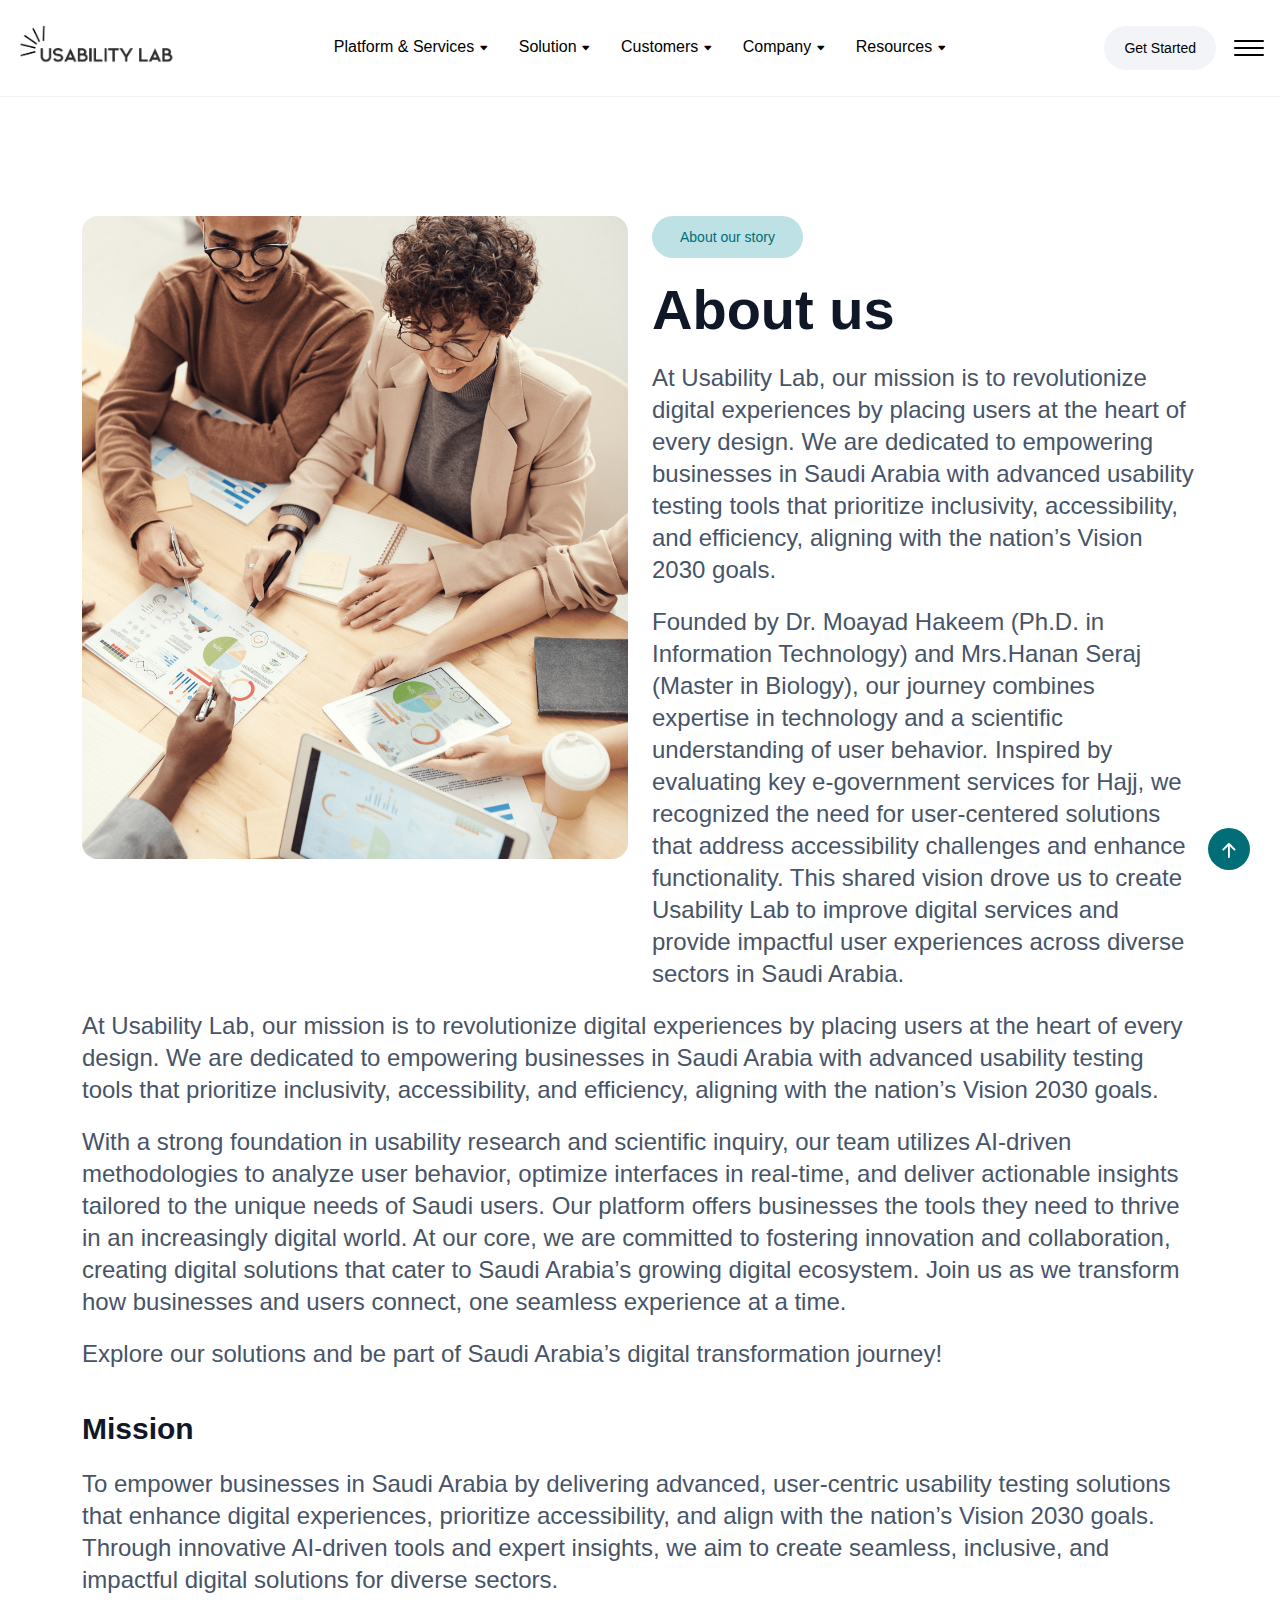
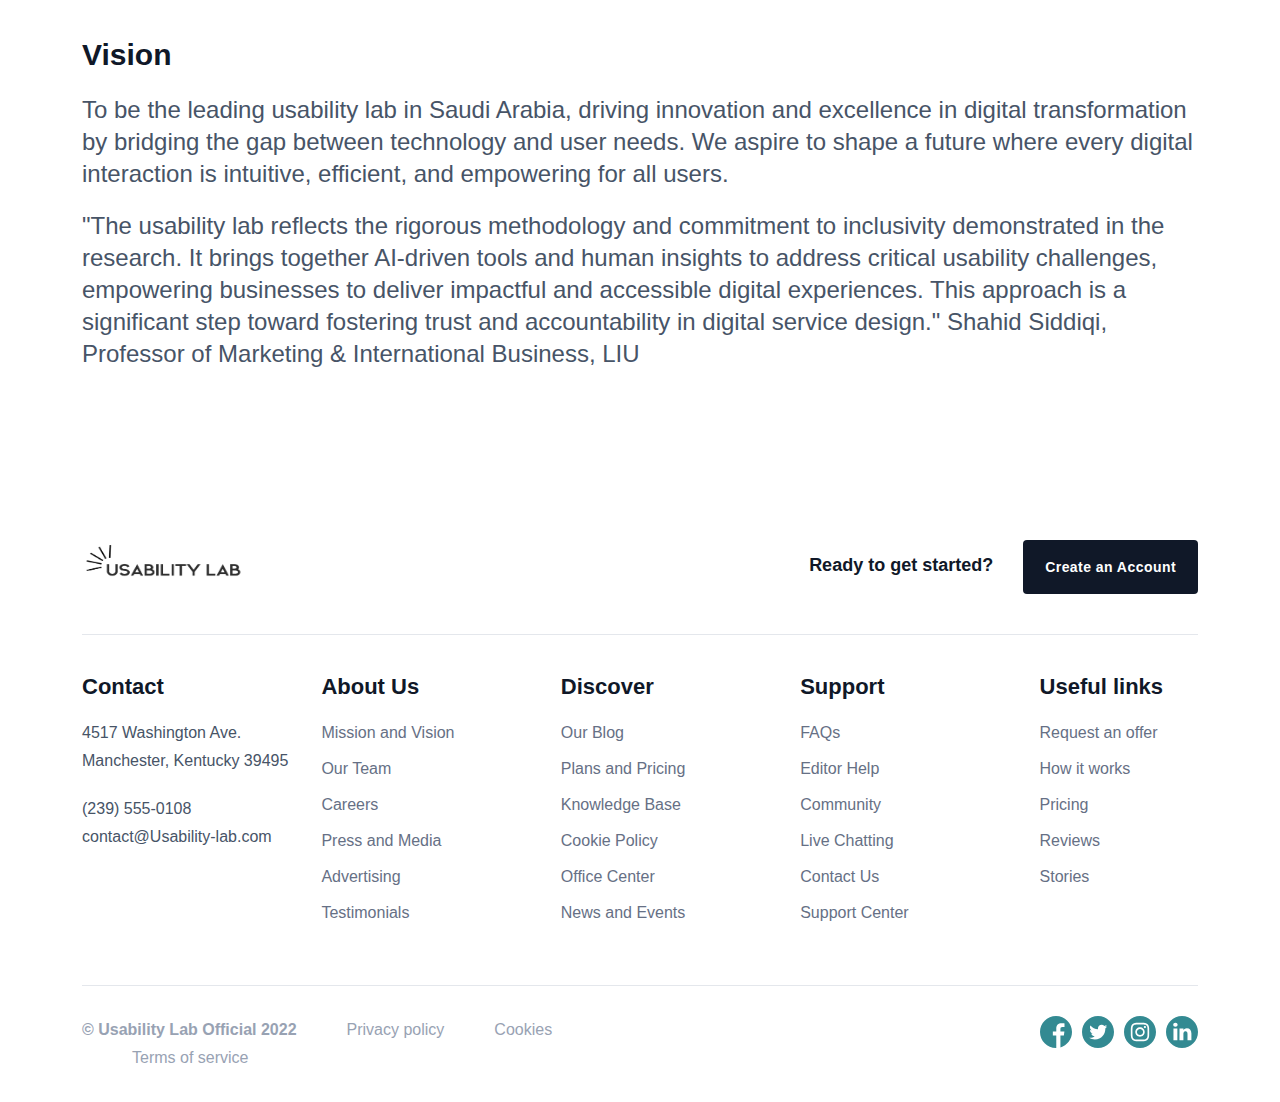
<file: about.html>
<!DOCTYPE html>
<!-- saved from url=(0038)https://Usability-lab-nextjs.vercel.app/index-8 -->
<html style="">

<head>
  <meta http-equiv="Content-Type" content="text/html; charset=UTF-8" />
  <meta name="viewport" content="width=device-width" />
  <meta name="next-head-count" content="2" />
  <link rel="stylesheet" href="./styles/main.css" />
  <link rel="stylesheet" href="./styles/global.css" />
  <link rel="stylesheet" href="./styles/header.css" />
  <link rel="stylesheet" href="./styles/loader.css" />

  <!-- swiper js  -->
  <link rel="stylesheet" href="https://cdn.jsdelivr.net/npm/swiper@11/swiper-bundle.min.css" />

  <!-- bootstrap icons  -->
  <link rel="stylesheet" href="https://cdn.jsdelivr.net/npm/bootstrap-icons@1.11.3/font/bootstrap-icons.min.css" />
  <link rel="icon" href="./assets/3d.png" type="image/png" />

  <title>Home 1</title>
</head>

<body>
  <div class="loader-container">
    <div class="loader"></div>
  </div>
  <!-- header  -->
  <header>
    <div class="header-main">
      <a class="main__logo" href="./">
        <img src="./assets/logo-black.png" alt="" />
      </a>
      <ul class="menu">
        <li>
          <a href="#">Platform & Services
            <i class="bi bi-caret-down-fill"></i>
          </a>
          <!-- <ul>
                      <li>
                        <a href=""><i class="bi bi-house"></i>Home 1</a>
                      </li>
                      <li>
                        <a href=""><i class="bi bi-house"></i>Home 1</a>
                      </li>
                      <li>
                        <a href=""><i class="bi bi-house"></i>Home 1</a>
                      </li>
                    </ul> -->
        </li>
        <li>
          <a href="">Solution <i class="bi bi-caret-down-fill"></i></a>
          <!-- <ul>
                      <li>
                        <a href=""><i class="bi bi-star"></i>about 1</a>
                      </li>
                      <li>
                        <a href=""><i class="bi bi-star"></i>about 1</a>
                      </li>
                      <li>
                        <a href=""><i class="bi bi-star"></i>about 1</a>
                      </li>
                    </ul> -->
        </li>
        <li>
          <a href="">Customers <i class="bi bi-caret-down-fill"></i></a>
          <!-- <ul>
                      <li>
                        <a href=""><i class="bi bi-house"></i>Home 1</a>
                      </li>
                      <li>
                        <a href=""><i class="bi bi-house"></i>Home 1</a>
                      </li>
                      <li>
                        <a href=""><i class="bi bi-house"></i>Home 1</a>
                      </li>
                    </ul> -->
        </li>
        <li>
          <a href="">Company <i class="bi bi-caret-down-fill"></i></a>
          <!-- <ul>
                      <li>
                        <a href=""><i class="bi bi-send"></i>Contact</a>
                      </li>
                      <li>
                        <a href=""><i class="bi bi-person-plus"></i>Sing Up</a>
                      </li>
                      <li>
                        <a href=""><i class="bi bi-fingerprint"></i>Sign In</a>
                      </li>
                    </ul> -->
        </li>
        <li>
          <a href="">Resources <i class="bi bi-caret-down-fill"></i></a>
          <!-- <ul>
                      <li>
                        <a href=""><i class="bi bi-send"></i>Contact</a>
                      </li>
                      <li>
                        <a href=""><i class="bi bi-person-plus"></i>Sing Up</a>
                      </li>
                      <li>
                        <a href=""><i class="bi bi-fingerprint"></i>Sign In</a>
                      </li>
                    </ul> -->
        </li>
      </ul>
      <div class="get-started">
        <button>Get Started</button>
      </div>
      <div class="open">
        <div></div>
        <div></div>
        <div></div>
      </div>
    </div>

    <div class="header-mobile">
      <a class="mobile__logo" href="./">
        <img src="./assets/logo-black.png" alt="" />
      </a>
      <div class="get-started">
        <button>Get Started</button>
      </div>

      <div class="menu"></div>

      <div class="open">
        <div></div>
        <div></div>
        <div></div>
      </div>
    </div>

    <aside class="aside">
      <div class="overlay"></div>
      <div class="aside-content">
        <!-- profile  -->
        <div class="profile">
          <div class="image">
            <img src="./assets/ava_1.png" alt="" />
          </div>
          <div class="info">
            <h2>Hi Steave</h2>
            <p>notifications</p>
          </div>
        </div>

        <span class="breaker"></span>

        <!-- links -->
        <div class="menu">
          <div class="link">
            <div>
              <a href="#">Platform & Services</a>
              <i class="bi bi-caret-down"></i>
            </div>
            <span>
              <a href="./index.html">Homepage 1</a>
              <a href="./index-2.html">Homepage 2</a>
              <a href="./index-3.html">Homepage 3</a>
            </span>
          </div>
          <div class="link">
            <div>
              <a href="#">Solution</a>
              <i class="bi bi-caret-down"></i>
            </div>
            <span>
              <a href="">Home 1</a>
              <a href="">Home 2</a>
              <a href="">Home 3</a>
            </span>
          </div>
          <div class="link">
            <div>
              <a href="#">Customers</a>
              <i class="bi bi-caret-down"></i>
            </div>
            <span>
              <a href="">Home 1</a>
              <a href="">Home 2</a>
              <a href="">Home 3</a>
            </span>
          </div>
          <div class="link">
            <div>
              <a href="#">Company</a>
              <i class="bi bi-caret-down"></i>
            </div>
            <span>
              <a href="">Home 1</a>
              <a href="">Home 2</a>
              <a href="">Home 3</a>
            </span>
          </div>
          <div class="link">
            <div>
              <a href="#">Resources</a>
              <i class="bi bi-caret-down"></i>
            </div>
            <span>
              <a href="">Home 1</a>
              <a href="">Home 2</a>
              <a href="">Home 3</a>
            </span>
          </div>
        </div>

        <span class="breaker"></span>

        <!-- account info  -->
        <div class="account">
          <h3>Your Account</h3>
          <div class="links">
            <a href="#">Profile</a>
            <a href="#">Work Preferences</a>
            <a href="#">My Boosted Shots</a>
            <a href="#">My collection</a>
            <a href="#">Account Setting</a>
            <a href="#">Go Pro</a>
            <a href="#">Sign Out</a>
          </div>
        </div>

        <span class="breaker"></span>

        <!-- aside footer  -->
        <div class="aside-footer">
          <p>
            Copyright 2025 © <a href="./"> Usability Lab</a> Designed by
            Crammaze bye
          </p>
        </div>
        <div class="close">
          <i class="bi bi-x"></i>
        </div>
      </div>
    </aside>
  </header>

  <main id="main">
    <!-- section about us  -->
    <section class="section-box">
      <div class="container mt-120 mb-120">
        <div class="row">
          <div class="col-lg-6 col-sm-12 block-img-we-do">
            <img class="bdrd-16 img-responsive" src="assets/img-2-1.png" alt="Usability Lab" />
          </div>
          <div class="col-lg-6 col-sm-12 block-we-do">
            <span class="tag-1 bg-6 color-green-900">About our story</span>
            <h3 class="text-heading-1 mt-20">
              About us
            </h3>
            <p class="text-body-lead-large color-gray-600 mt-20">
              At Usability Lab, our mission is to revolutionize digital experiences by placing users at the heart of
              every design. We are dedicated to empowering businesses in Saudi Arabia with advanced usability testing
              tools that prioritize inclusivity, accessibility, and efficiency, aligning with the nation’s Vision 2030
              goals.
            </p>
            <!-- <div class="line-bd-green mt-50"></div> -->
            <div class="row">
              <div class="col-lg-12 col-sm-12 col-12 mt-20">
                <p class="text-body-lead-large color-gray-600 mt-0">
                  Founded by Dr. Moayad Hakeem (Ph.D. in Information Technology) and Mrs.Hanan Seraj (Master in
                  Biology), our journey combines expertise in technology and a scientific understanding of user
                  behavior. Inspired by evaluating key e-government services for Hajj, we recognized the need for
                  user-centered solutions that address accessibility challenges and enhance functionality. This shared
                  vision drove us to create Usability Lab to improve digital services and provide impactful user
                  experiences across diverse sectors in Saudi Arabia.
                </p>
              </div>


            </div>
          </div>
        </div>
        <div class="row">
          <p class="text-body-lead-large color-gray-600 mt-20">
            At Usability Lab, our mission is to revolutionize digital experiences by placing users at the heart of every
            design. We are dedicated to empowering businesses in Saudi Arabia with advanced usability testing tools that
            prioritize inclusivity, accessibility, and efficiency, aligning with the nation’s Vision 2030 goals.
          </p>
          <!-- <div class="line-bd-green mt-50"></div> -->
          <p class="text-body-lead-large color-gray-600 mt-20">
            With a strong foundation in usability research and scientific inquiry, our team utilizes AI-driven
            methodologies to analyze user behavior, optimize interfaces in real-time, and deliver actionable insights
            tailored to the unique needs of Saudi users. Our platform offers businesses the tools they need to thrive in
            an increasingly digital world.
            At our core, we are committed to fostering innovation and collaboration, creating digital solutions that
            cater to Saudi Arabia’s growing digital ecosystem. Join us as we transform how businesses and users connect,
            one seamless experience at a time.
          </p>
          <p class="text-body-lead-large color-gray-600 mt-20">
            Explore our solutions and be part of Saudi Arabia’s digital transformation journey!
          </p>
           <!-- <div class="line-bd-green mt-50"></div> -->
            <h3 class="text-heading-3 mt-40">
              Mission
            </h3>
            <p class="text-body-lead-large color-gray-600 mt-20">
              To empower businesses in Saudi Arabia by delivering advanced, user-centric usability testing solutions that enhance digital experiences, prioritize accessibility, and align with the nation’s Vision 2030 goals. Through innovative AI-driven tools and expert insights, we aim to create seamless, inclusive, and impactful digital solutions for diverse sectors.
            </p>
            <h3 class="text-heading-3 mt-40">
              Vision
            </h3>
            <p class="text-body-lead-large color-gray-600 mt-20">
              To be the leading usability lab in Saudi Arabia, driving innovation and excellence in digital transformation by bridging the gap between technology and user needs. We aspire to shape a future where every digital interaction is intuitive, efficient, and empowering for all users.
            </p>
            <p class="text-body-lead-large color-gray-600 mt-20">
              "The usability lab reflects the rigorous methodology and commitment to inclusivity demonstrated in the research. It brings together AI-driven tools and human insights to address critical usability challenges, empowering businesses to deliver impactful and accessible digital experiences. This approach is a significant step toward fostering trust and accountability in digital service design." Shahid Siddiqi, Professor of Marketing & International Business, LIU
            </p>
        </div>
      </div>
      </div>
    </section>

  </main>

  <!-- footer  -->
  <footer class="footer mt-50">
    <div class="container">
      <div class="footer-top">
        <div class="row">
          <div class="col-md-4 col-sm-6 text-center text-md-start">
            <a href="./"><img alt="Usability-lab" loading="lazy" width="162" height="42" decoding="async" data-nimg="1"
                src="./assets/logo-black.png" style="color: transparent" /></a>
          </div>
          <div class="col-md-8 col-sm-6 text-center text-md-end">
            <span class="color-gray-900 text-heading-6 mr-30 text-mb-sm-20">Ready to get started?</span><a
              class="btn btn-square" href="/page-signup">Create an Account</a>
          </div>
        </div>
      </div>
      <div class="row">
        <div class="col-lg-3 width-20 mb-30">
          <h4 class="text-heading-5">Contact</h4>
          <div class="mt-20 text-body-text color-gray-600 mb-20">
            4517 Washington Ave. Manchester, Kentucky 39495
          </div>
          <div class="mt-20 text-body-text color-gray-600">
            (239) 555-0108
          </div>
          <div class="text-body-text color-gray-600">
            contact@Usability-lab.com
          </div>
        </div>
        <div class="col-lg-3 width-20 mb-30">
          <h4 class="text-heading-5">About Us</h4>
          <ul class="menu-footer mt-20">
            <li><a href="/#">Mission and Vision</a></li>
            <li><a href="/#">Our Team</a></li>
            <li><a href="/page-career">Careers</a></li>
            <li><a href="/#">Press and Media</a></li>
            <li><a href="/#">Advertising</a></li>
            <li><a href="/#">Testimonials</a></li>
          </ul>
        </div>
        <div class="col-lg-3 width-20 mb-30">
          <h4 class="text-heading-5">Discover</h4>
          <ul class="menu-footer mt-20">
            <li><a href="/blog-2">Our Blog</a></li>
            <li><a href="/page-pricing-1">Plans and Pricing</a></li>
            <li><a href="/#">Knowledge Base</a></li>
            <li><a href="/#">Cookie Policy</a></li>
            <li><a href="/#">Office Center</a></li>
            <li><a href="/blog-1">News and Events</a></li>
          </ul>
        </div>
        <div class="col-lg-3 width-20 mb-30">
          <h4 class="text-heading-5">Support</h4>
          <ul class="menu-footer mt-20">
            <li><a href="/page-faqs-1">FAQs</a></li>
            <li><a href="/#">Editor Help</a></li>
            <li><a href="/#">Community</a></li>
            <li><a href="/#">Live Chatting</a></li>
            <li><a href="/page-contact">Contact Us</a></li>
            <li><a href="/#">Support Center</a></li>
          </ul>
        </div>
        <div class="col-lg-3 width-16">
          <h4 class="text-heading-5">Useful links</h4>
          <ul class="menu-footer mt-20">
            <li><a href="/#">Request an offer</a></li>
            <li><a href="/#">How it works</a></li>
            <li><a href="/page-pricing-2">Pricing</a></li>
            <li><a href="/#">Reviews</a></li>
            <li><a href="/#">Stories</a></li>
          </ul>
        </div>
      </div>
      <div class="footer-bottom mt-20">
        <div class="row">
          <div class="col-md-6">
            <span class="color-gray-400 text-body-lead">© Usability Lab Official 2022</span><a
              class="text-body-text color-gray-400 ml-50" href="/page-terms">Privacy policy</a><a
              class="text-body-text color-gray-400 ml-50" href="/page-terms">Cookies</a><a
              class="text-body-text color-gray-400 ml-50" href="/page-terms">Terms of service</a>
          </div>
          <div class="col-md-6 text-center text-lg-end text-md-end">
            <div class="footer-social">
              <a class="icon-socials icon-facebook" href="https://facebook.com"></a><a class="icon-socials icon-twitter"
                href="https://twitter.com"></a><a class="icon-socials icon-instagram"
                href="https://www.instagram.com"></a><a class="icon-socials icon-linkedin"
                href="https://www.linkedin.com"></a>
            </div>
          </div>
        </div>
      </div>
    </div>
  </footer>

  <!-- to top button  -->
  <a id="scrollUp" href="#top" style="position: fixed; z-index: 2147483647">
    <i class="bi bi-arrow-up-short"></i>
  </a>
</body>
<script src="./scripts/header.js"></script>
<script src="./scripts/index.js"></script>
<script src="./scripts/loader.js"></script>

</html>
</file>
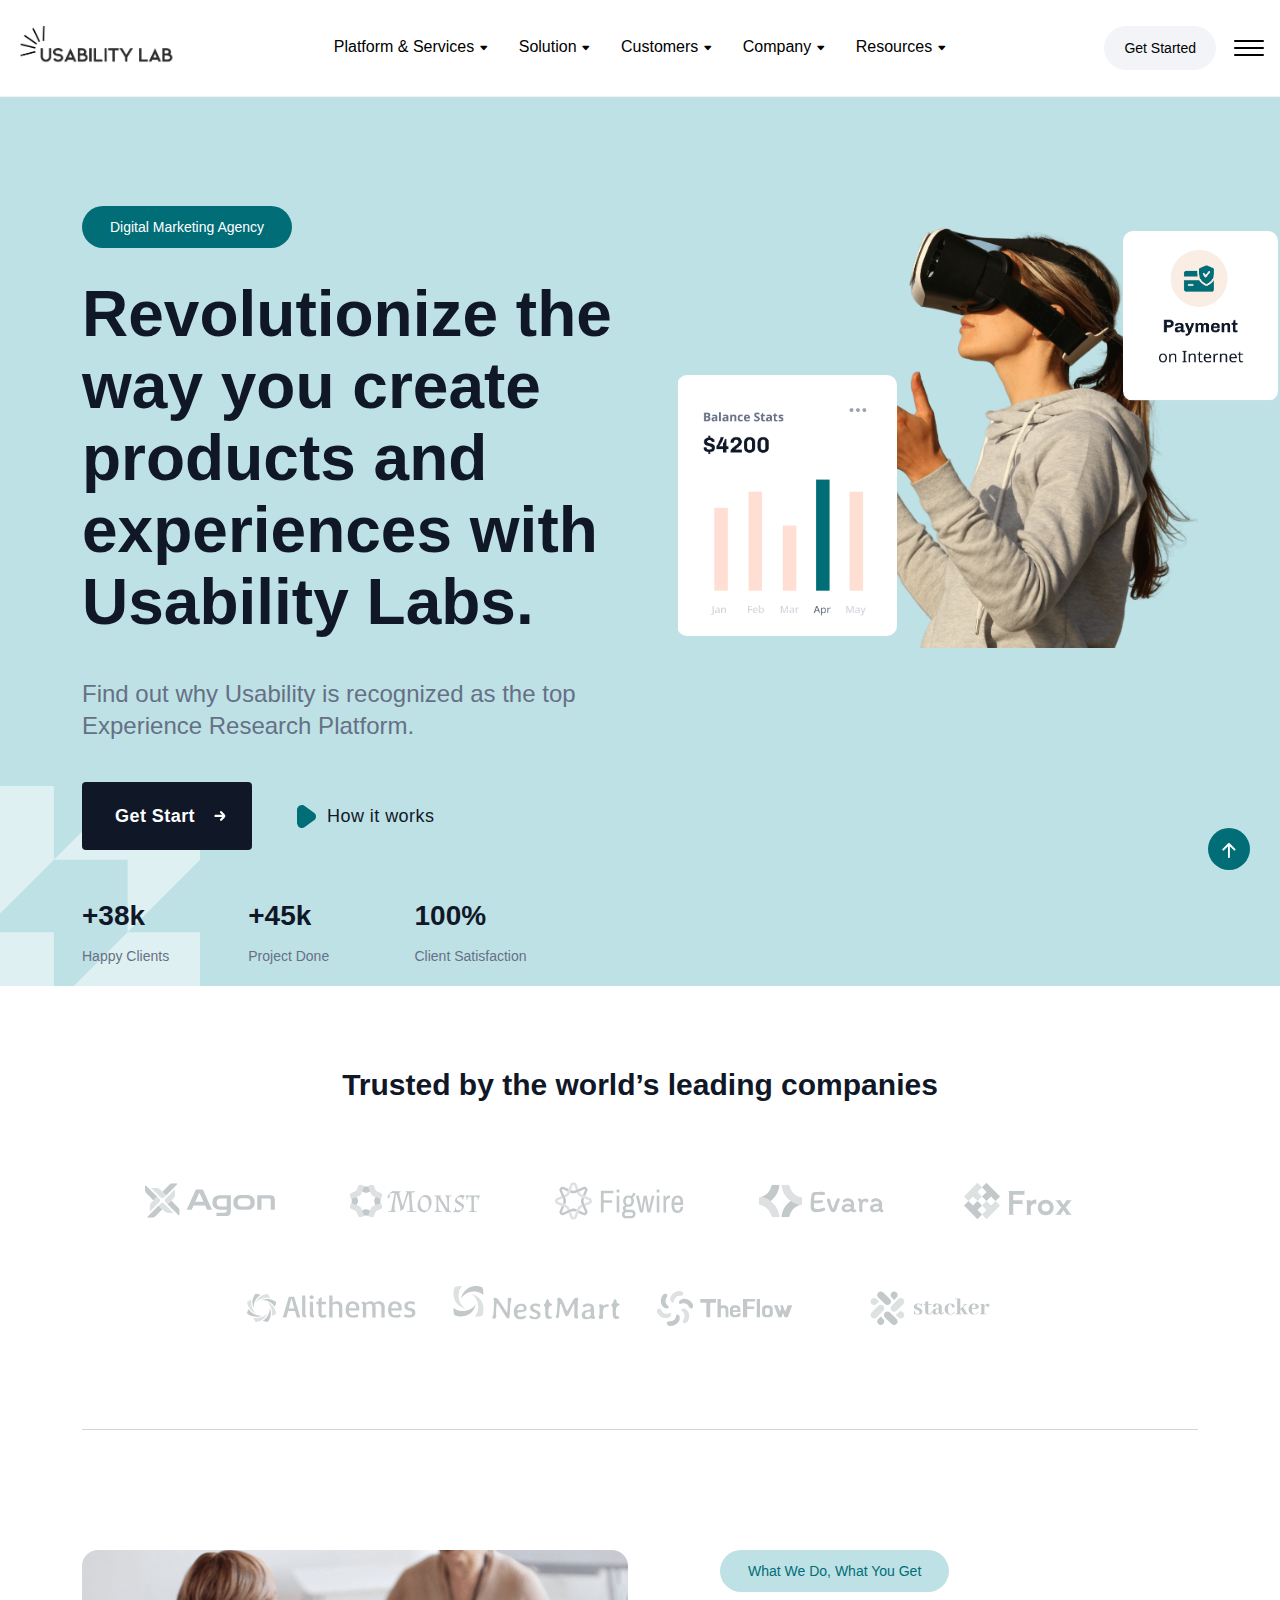
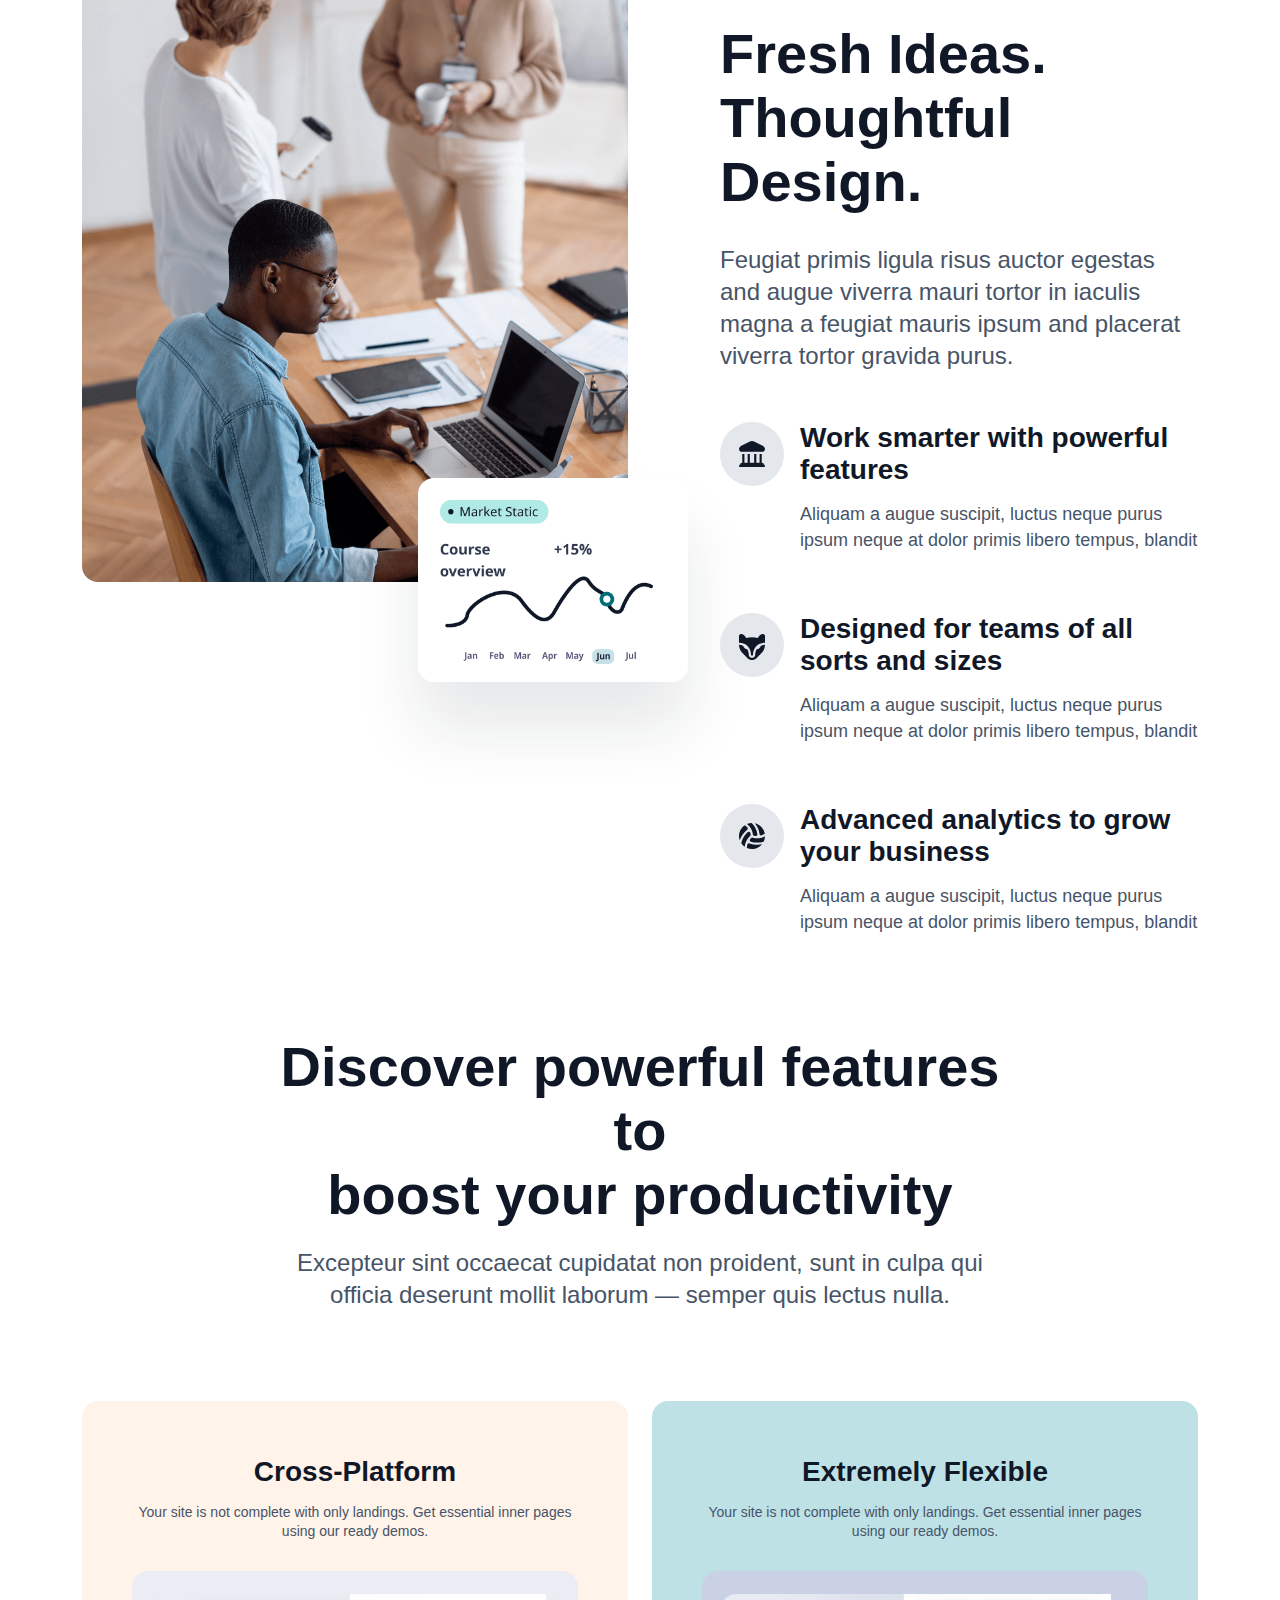
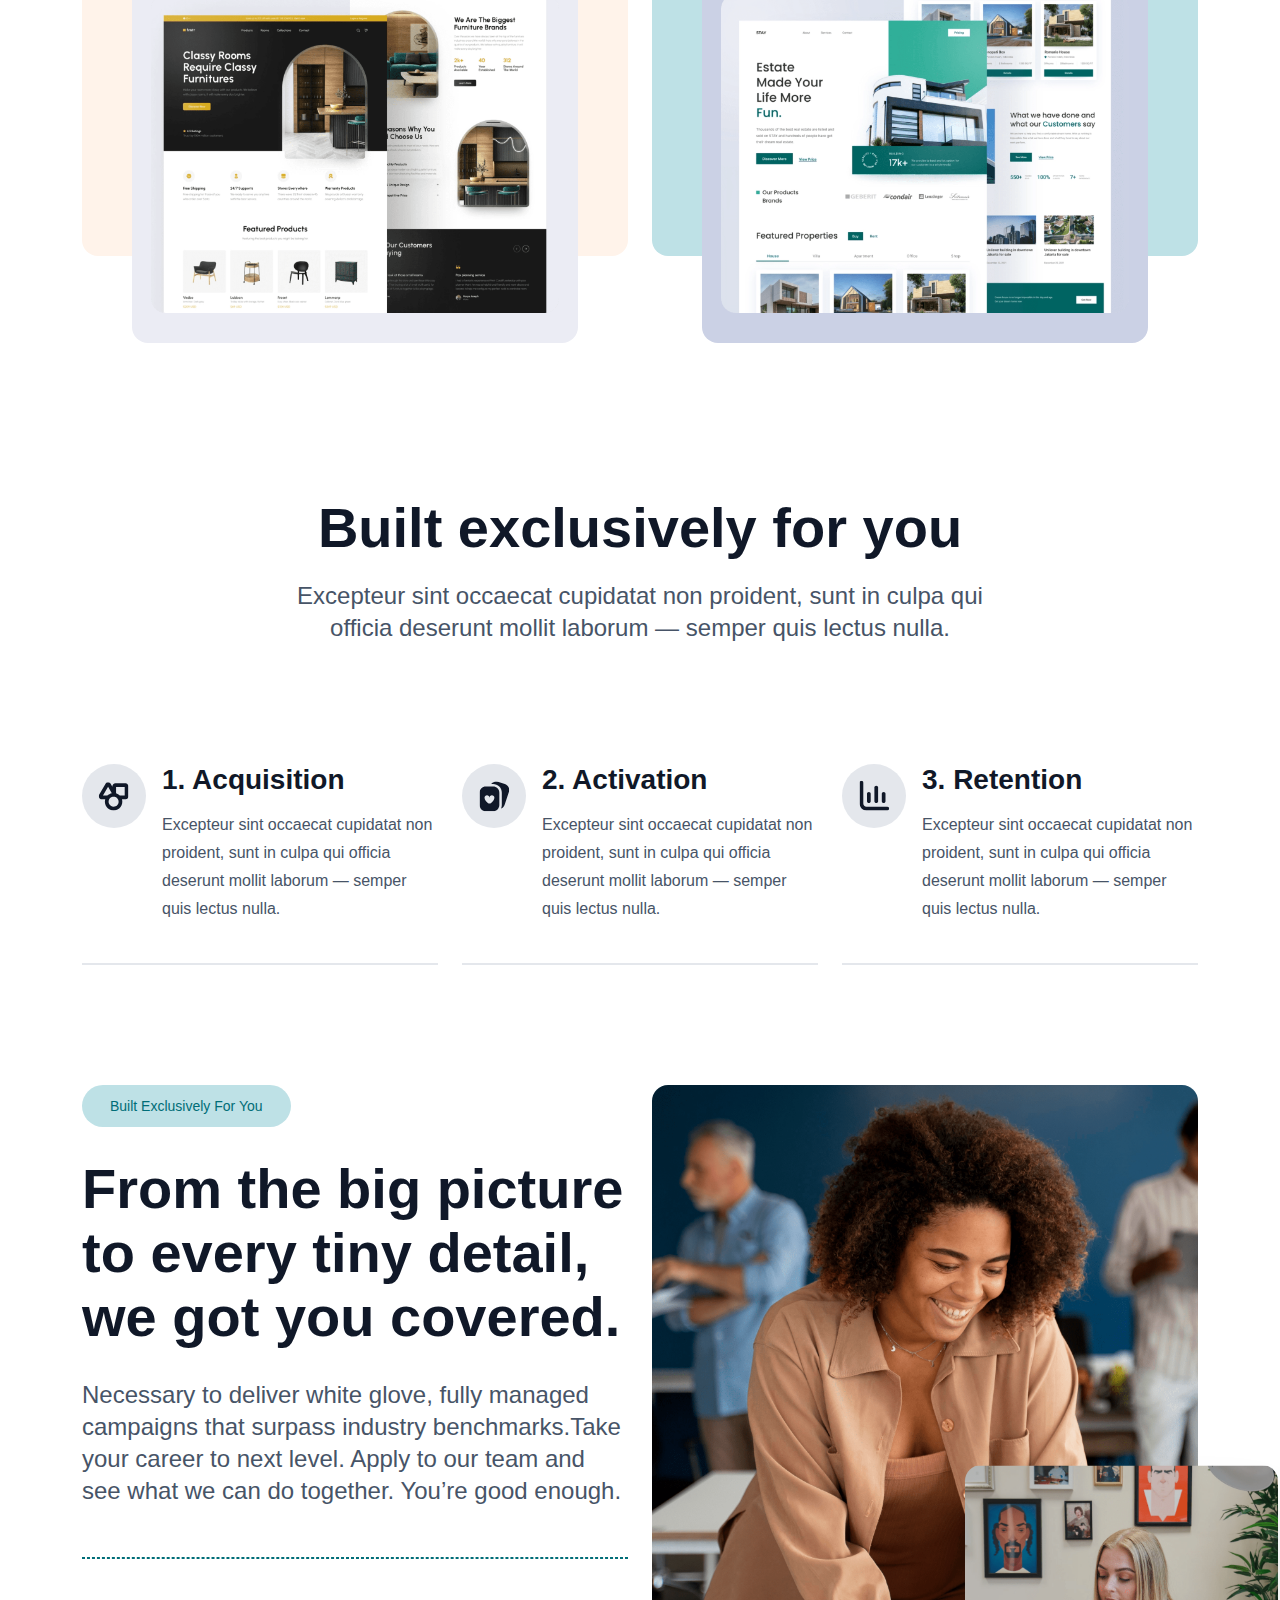
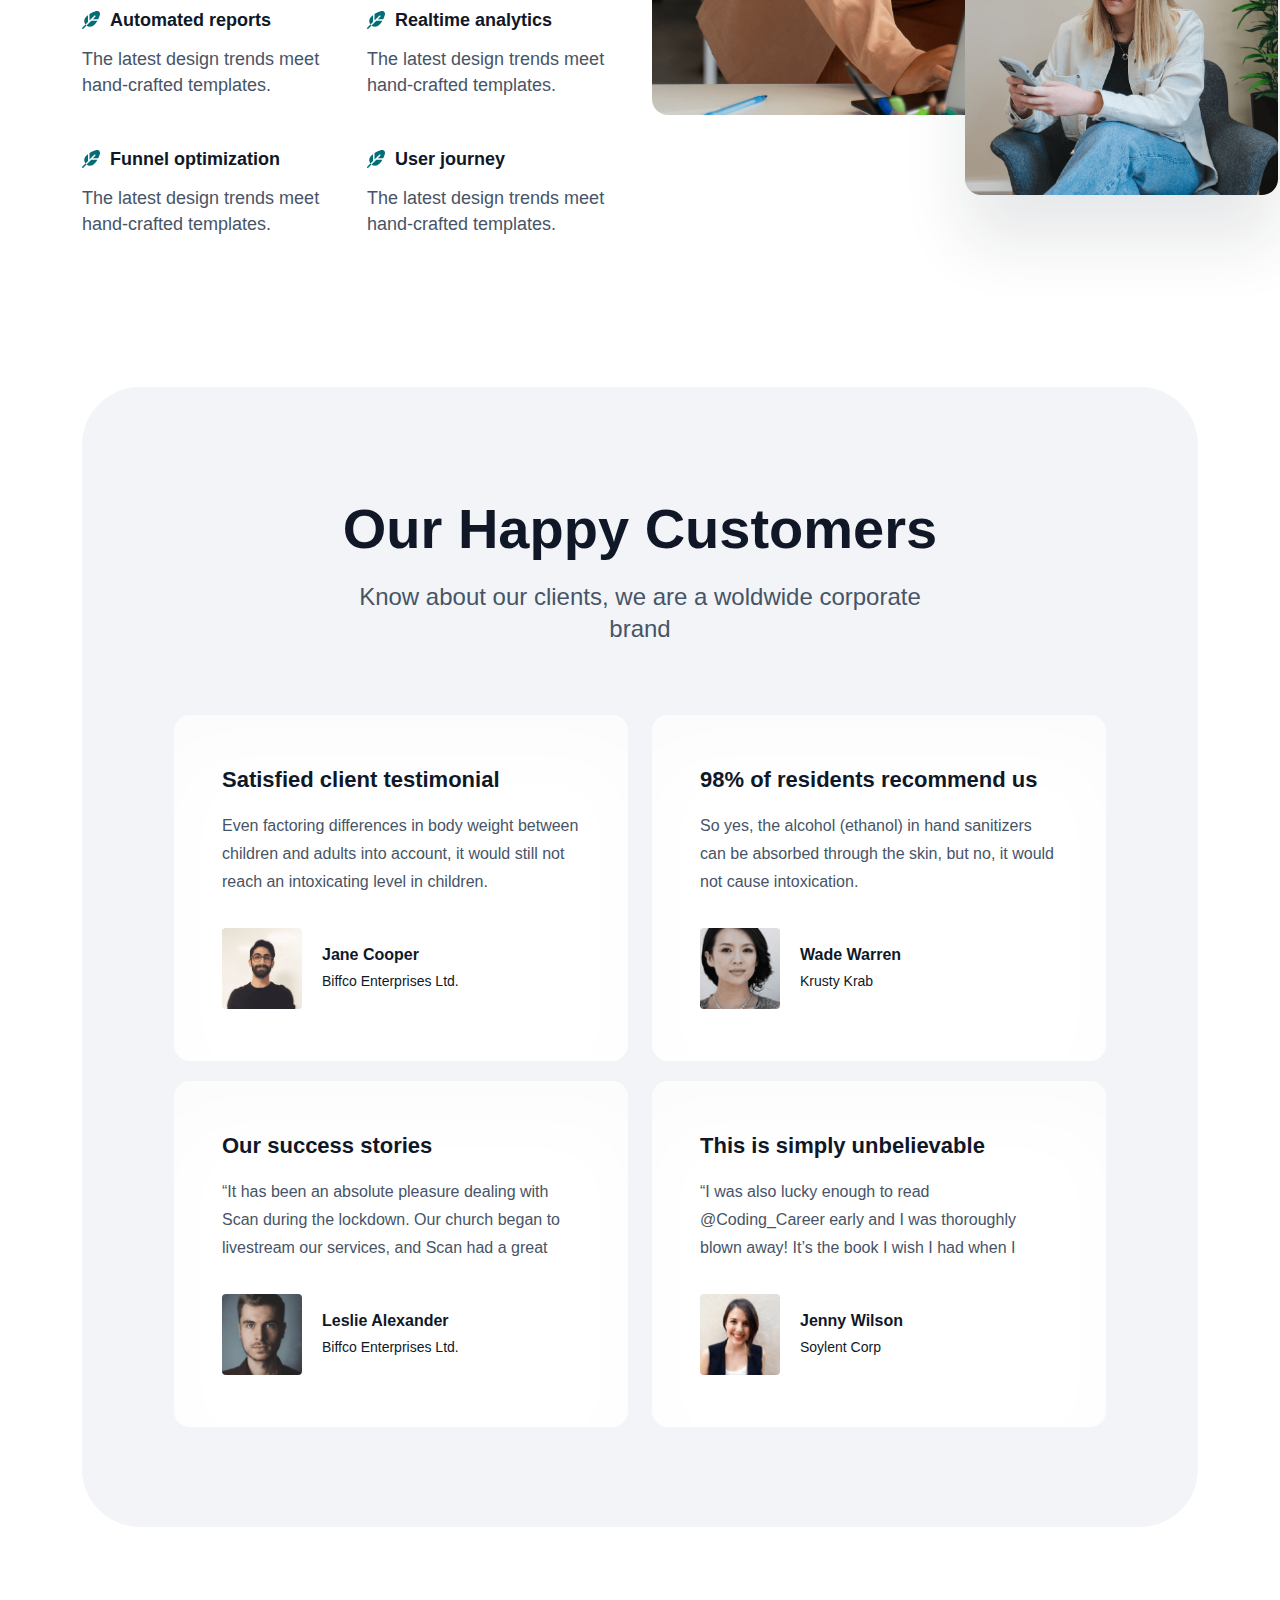
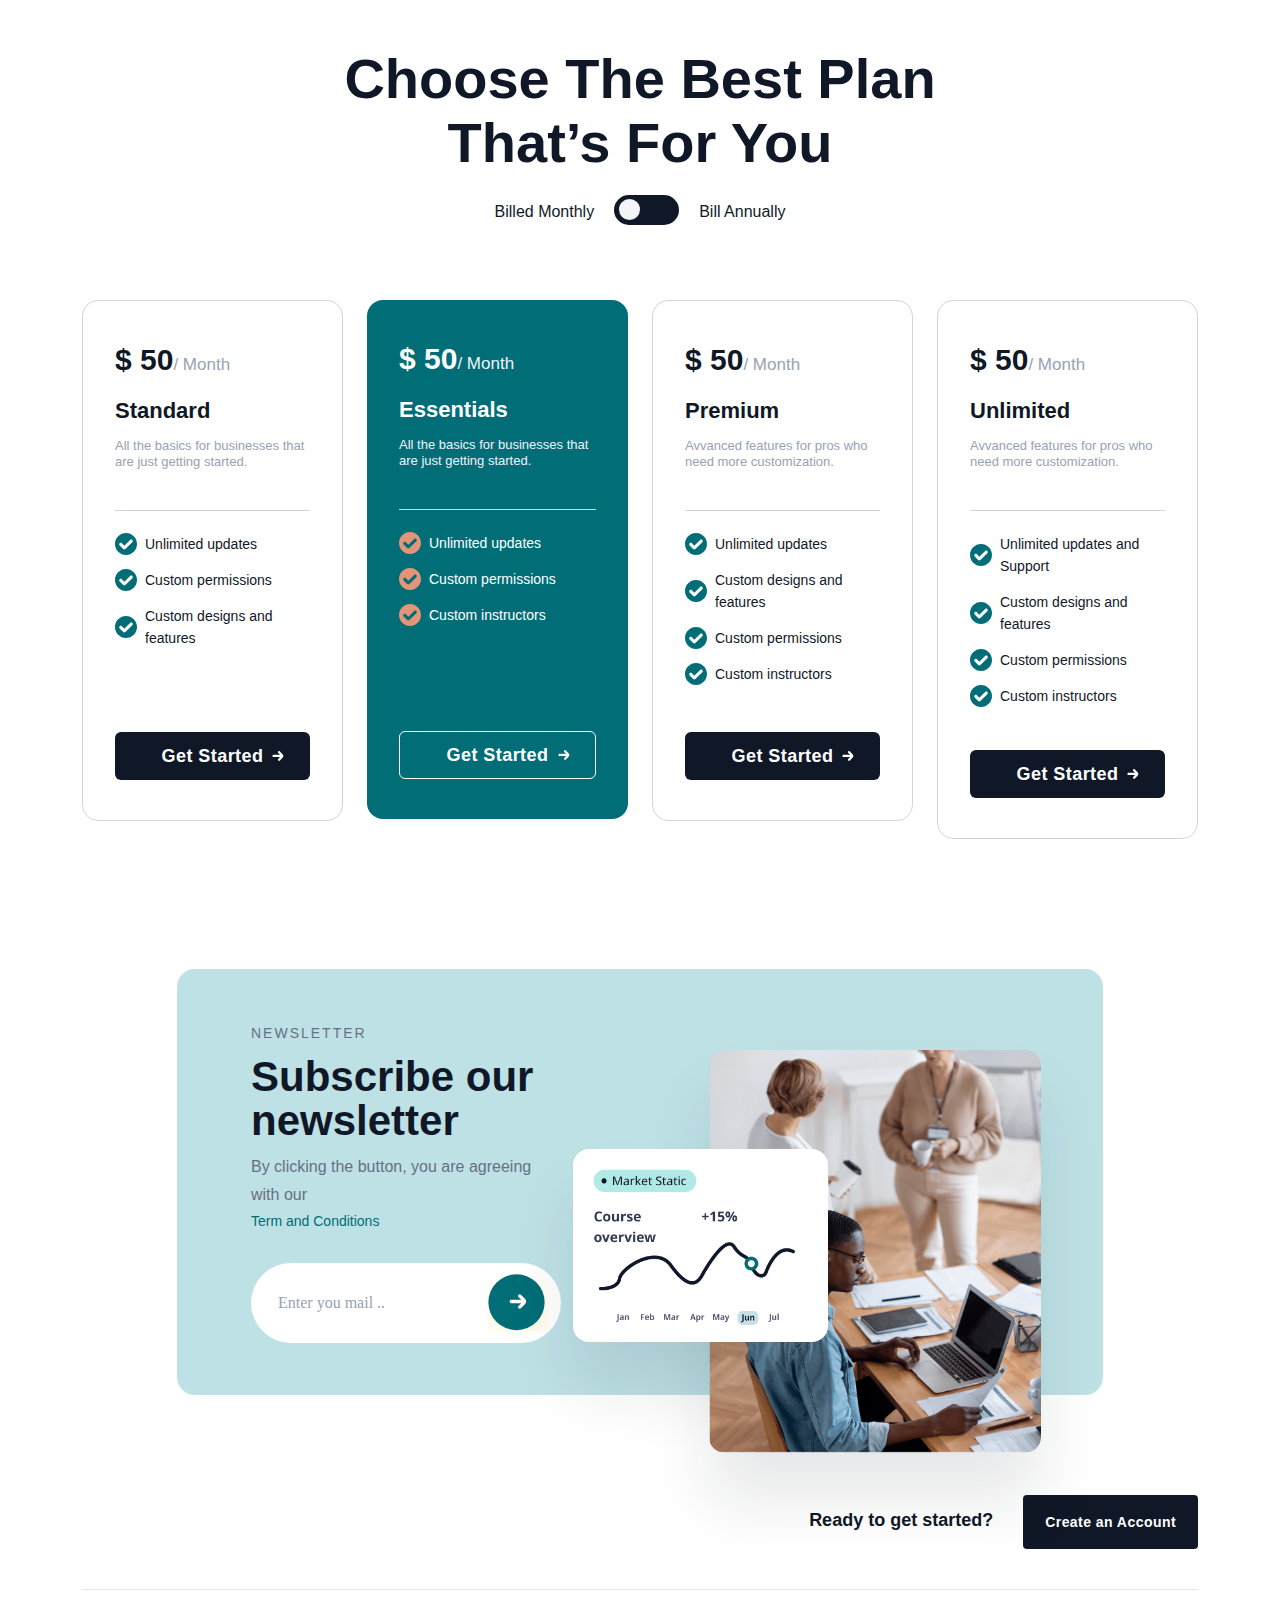
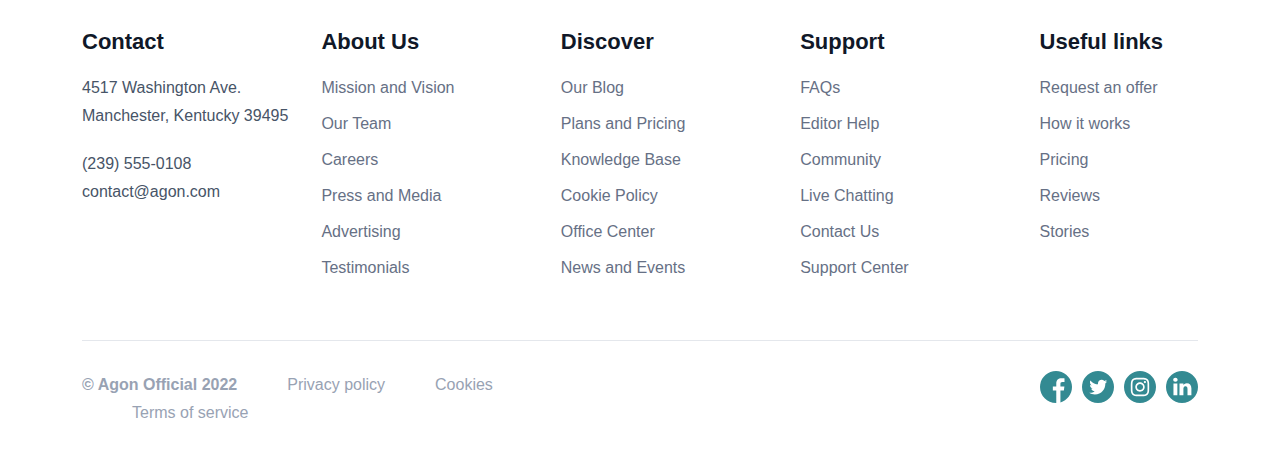
<file: index-2.html>
<!DOCTYPE html>
<!-- saved from url=(0038)https://agon-nextjs.vercel.app/index-2 -->
<html style="">
  <head>
    <meta http-equiv="Content-Type" content="text/html; charset=UTF-8" />
    <meta name="viewport" content="width=device-width" />
    <meta name="next-head-count" content="2" />
    <title>Home 2 </title>

    <!-- bootstrap icons  -->
    <link rel="stylesheet" href="https://cdn.jsdelivr.net/npm/bootstrap-icons@1.11.3/font/bootstrap-icons.min.css">


    <link rel="stylesheet" href="./styles/main.css">
    <link rel="stylesheet" href="./styles/global.css">
    <link rel="stylesheet" href="./styles/header.css">

    <link rel="icon" href="./assets/3d.png" type="image/png">

    <title>home 2</title>
  </head>
  <body>
    <div id="top">
      
      <!-- header  -->
    <header>
      <div class="header-main">
        <a class="main__logo" href="./">
          <img src="./assets/logo-black.png" alt="" />
        </a>
        <ul class="menu">
          <li>
            <a href="#"
              >Platform & Services
              <i class="bi bi-caret-down-fill"></i>
            </a>
            <!-- <ul>
                <li>
                  <a href=""><i class="bi bi-house"></i>Home 1</a>
                </li>
                <li>
                  <a href=""><i class="bi bi-house"></i>Home 1</a>
                </li>
                <li>
                  <a href=""><i class="bi bi-house"></i>Home 1</a>
                </li>
              </ul> -->
          </li>
          <li>
            <a href="">Solution <i class="bi bi-caret-down-fill"></i></a>
            <!-- <ul>
                <li>
                  <a href=""><i class="bi bi-star"></i>about 1</a>
                </li>
                <li>
                  <a href=""><i class="bi bi-star"></i>about 1</a>
                </li>
                <li>
                  <a href=""><i class="bi bi-star"></i>about 1</a>
                </li>
              </ul> -->
          </li>
          <li>
            <a href="">Customers <i class="bi bi-caret-down-fill"></i></a>
            <!-- <ul>
                <li>
                  <a href=""><i class="bi bi-house"></i>Home 1</a>
                </li>
                <li>
                  <a href=""><i class="bi bi-house"></i>Home 1</a>
                </li>
                <li>
                  <a href=""><i class="bi bi-house"></i>Home 1</a>
                </li>
              </ul> -->
          </li>
          <li>
            <a href="">Company <i class="bi bi-caret-down-fill"></i></a>
            <!-- <ul>
                <li>
                  <a href=""><i class="bi bi-send"></i>Contact</a>
                </li>
                <li>
                  <a href=""><i class="bi bi-person-plus"></i>Sing Up</a>
                </li>
                <li>
                  <a href=""><i class="bi bi-fingerprint"></i>Sign In</a>
                </li>
              </ul> -->
          </li>
          <li>
            <a href="">Resources <i class="bi bi-caret-down-fill"></i></a>
            <!-- <ul>
                <li>
                  <a href=""><i class="bi bi-send"></i>Contact</a>
                </li>
                <li>
                  <a href=""><i class="bi bi-person-plus"></i>Sing Up</a>
                </li>
                <li>
                  <a href=""><i class="bi bi-fingerprint"></i>Sign In</a>
                </li>
              </ul> -->
          </li>
        </ul>
        <div class="get-started">
          <button>Get Started</button>
        </div>
        <div class="open">
          <div></div>
          <div></div>
          <div></div>
        </div>
      </div>

      <div class="header-mobile">
        <a class="mobile__logo" href="./">
          <img src="./assets/logo-black.png" alt="" />
        </a>
        <div class="get-started">
          <button>Get Started <i class="bi bi-arrow-right"></i></button>
        </div>

        <div class="menu"></div>

        <div class="open">
          <div></div>
          <div></div>
          <div></div>
        </div>
      </div>

      <aside class="aside">
        <div class="overlay"></div>
        <div class="aside-content">
          <!-- profile  -->
          <div class="profile">
            <div class="image">
              <img src="./assets/ava_1.png" alt="" />
            </div>
            <div class="info">
              <h2>Hi Steave</h2>
              <p>notifications</p>
            </div>
          </div>

          <span class="breaker"></span>

          <!-- links -->
          <div class="menu">
            <div class="link">
              <div>
                <a href="#">Platform & Services</a>
                <i class="bi bi-caret-down"></i>
              </div>
              <span>
                <a href="./index.html">Homepage 1</a>
                <a href="./index-2.html">Homepage 2</a>
                <a href="./index-3.html">Homepage 3</a>
              </span>
            </div>
            <div class="link">
              <div>
                <a href="#">Solution</a>
                <i class="bi bi-caret-down"></i>
              </div>
              <span>
                <a href="">Home 1</a>
                <a href="">Home 2</a>
                <a href="">Home 3</a>
              </span>
            </div>
            <div class="link">
              <div>
                <a href="#">Customers</a>
                <i class="bi bi-caret-down"></i>
              </div>
              <span>
                <a href="">Home 1</a>
                <a href="">Home 2</a>
                <a href="">Home 3</a>
              </span>
            </div>
            <div class="link">
              <div>
                <a href="#">Company</a>
                <i class="bi bi-caret-down"></i>
              </div>
              <span>
                <a href="">Home 1</a>
                <a href="">Home 2</a>
                <a href="">Home 3</a>
              </span>
            </div>
            <div class="link">
              <div>
                <a href="#">Resources</a>
                <i class="bi bi-caret-down"></i>
              </div>
              <span>
                <a href="">Home 1</a>
                <a href="">Home 2</a>
                <a href="">Home 3</a>
              </span>
            </div>
          </div>

          <span class="breaker"></span>

          <!-- account info  -->
          <div class="account">
            <h3>Your Account</h3>
            <div class="links">
              <a href="#">Profile</a>
              <a href="#">Work Preferences</a>
              <a href="#">My Boosted Shots</a>
              <a href="#">My collection</a>
              <a href="#">Account Setting</a>
              <a href="#">Go Pro</a>
              <a href="#">Sign Out</a>
            </div>
          </div>

          <span class="breaker"></span>

          <!-- aside footer  -->
          <div class="aside-footer">
            <p>
              Copyright 2025 © <a href=""> Agency Template.</a> Designed by
              Crammaze bye
            </p>
          </div>
          <div class="close">
            <i class="bi bi-x"></i>
          </div>
        </div>
      </aside>
    </header>



      <main id="main">
          <!-- section  -->
          <section class="section-box">
            <div class="banner-hero banner-2">
              <div class="container">
                <div class="row">
                  <div class="col-lg-7 mt-50">
                    <span class="tag-1 bg-green-900"
                      >Digital Marketing Agency</span
                    >
                    <h1 class="text-display-3 mt-30">
                      Revolutionize the way you create products and experiences with Usability Labs.
                    </h1>
                    <p class="text-body-lead-large color-gray-500 mt-40 pr-40">
                      Find out why Usability is recognized as the top Experience Research Platform.
                    </p>
                    <div class="mt-40">
                      <a
                        class="btn btn-black shape-square icon-arrow-right-white"
                        href="#"
                        >Get Start </a
                      >
                      <a
                        class="btn btn-link icon-triangle color-gray-900 ml-40"
                        href="#"
                        >How it works</a
                      >
                    </div>
                    <div class="mt-50">
                      <div class="row">
                        <div class="col-lg-3 col-sm-4 col-4">
                          <h3 class="text-heading-4 color-gray-900 mb-15">
                            +<span class="count">38</span>k
                          </h3>
                          <p class="text-body-text-md color-gray-500">
                            Happy Clients
                          </p>
                        </div>
                        <div class="col-lg-3 col-sm-4 col-4">
                          <h3 class="text-heading-4 color-gray-900 mb-15">
                            +<span class="count">45</span>k
                          </h3>
                          <p class="text-body-text-md color-gray-500">
                            Project Done
                          </p>
                        </div>
                        <div class="col-lg-3 col-sm-4 col-4">
                          <h3 class="text-heading-4 color-gray-900 mb-15">
                            <span class="count">100</span>%
                          </h3>
                          <p class="text-body-text-md color-gray-500">
                            Client Satisfaction
                          </p>
                        </div>
                      </div>
                    </div>
                  </div>
                  <div class="col-lg-5 d-none d-lg-block">
                    <div class="banner-imgs">
                      <div class="block-1 shape-2">
                        <img src="./assets/balance.png" alt="Agon" />
                      </div>
                      <div class="block-2 shape-3">
                        <img src="./assets/payment.png" alt="Agon" />
                      </div>
                      <img
                        class="img-responsive shape-1"
                        alt="Agon"
                        src="./assets/banner.png"
                      />
                    </div>
                  </div>
                </div>
              </div>
            </div>
          </section>

          <!-- section  -->
          <div class="section-box overflow-visible mt-80">
            <div class="container">
              <h2 class="text-heading-3 text-center color-gray-900 mb-60">
                Trusted by the world’s leading companies
              </h2>
              <div class="row">
                <div class="col-lg-12">
                  <ul class="list-partners">
                    <li>
                      <a
                        class="item-logo box-hover-shadow hover-up"
                        href="#"
                        ><img
                          alt="Agon"
                          src="./assets/sample-logo-1.svg"
                      /></a>
                    </li>
                    <li>
                      <a
                        class="item-logo box-hover-shadow hover-up"
                        href="#"
                        ><img
                          alt="Agon"
                          src="assets/sample-logo-2.svg"
                      /></a>
                    </li>
                    <li>
                      <a
                        class="item-logo box-hover-shadow hover-up"
                        href="#"
                        ><img
                          alt="Agon"
                          src="assets/sample-logo-3.svg"
                      /></a>
                    </li>
                    <li>
                      <a
                        class="item-logo box-hover-shadow hover-up"
                        href="#"
                        ><img
                          alt="Agon"
                          src="assets/sample-logo-4.svg"
                      /></a>
                    </li>
                    <li>
                      <a
                        class="item-logo box-hover-shadow hover-up"
                        href="#"
                        ><img
                          alt="Agon"
                          src="assets/sample-logo-5.svg"
                      /></a>
                    </li>
                    <li>
                      <a
                        class="item-logo box-hover-shadow hover-up"
                        href="#"
                        ><img
                          alt="Agon"
                          src="assets/sample-logo-6.svg"
                      /></a>
                    </li>
                    <li>
                      <a
                        class="item-logo box-hover-shadow hover-up"
                        href="#"
                        ><img
                          alt="Agon"
                          src="assets/sample-logo-7.svg"
                      /></a>
                    </li>
                    <li>
                      <a
                        class="item-logo box-hover-shadow hover-up"
                        href="#"
                        ><img
                          alt="Agon"
                          src="assets/sample-logo-8.svg"
                      /></a>
                    </li>
                    <li>
                      <a
                        class="item-logo box-hover-shadow hover-up"
                        href="#"
                        ><img
                          alt="Agon"
                          src="assets/sample-logo-9.svg"
                      /></a>
                    </li>
                  </ul>
                </div>
              </div>
            </div>
          </div>

          <!-- section  -->
          <section class="section-box">
            <div class="container mt-120">
              <div class="row">
                <div class="col-lg-6 col-sm-12 block-img-we-do">
                  <div class="inner-image">
                    <img
                      class="bdrd-16 img-responsive"
                      src="assets/img-2.png"
                      alt="Agon"
                    />
                    <div class="block-chart">
                      <img src="assets/chart.png" alt="Agon" />
                    </div>
                  </div>
                </div>
                <div class="col-lg-6 col-sm-12 block-we-do-2">
                  <span class="tag-1 bg-6 color-green-900"
                    >What We Do, What You Get</span
                  >
                  <h3 class="text-heading-1 mt-30">
                    Fresh Ideas. Thoughtful Design.
                  </h3>
                  <p class="text-body-lead-large color-gray-600 mt-30">
                    Feugiat primis ligula risus auctor egestas and augue viverra
                    mauri tortor in iaculis magna a feugiat mauris ipsum and
                    placerat viverra tortor gravida purus.
                  </p>
                  <div class="list-icons mt-50">
                    <div class="item-icon none-bd">
                      <span class="icon-left"
                        ><img src="assets/icon-work.svg" alt="Agon"
                      /></span>
                      <h4 class="text-heading-4">
                        Work smarter with powerful features
                      </h4>
                      <p class="text-body-excerpt color-gray-600 mt-15">
                        Aliquam a augue suscipit, luctus neque purus ipsum neque
                        at dolor primis libero tempus, blandit
                      </p>
                    </div>
                    <div class="item-icon none-bd">
                      <span class="icon-left"
                        ><img src="assets/icon-design.svg" alt="Agon"
                      /></span>
                      <h4 class="text-heading-4">
                        Designed for teams of all sorts and sizes
                      </h4>
                      <p class="text-body-excerpt color-gray-600 mt-15">
                        Aliquam a augue suscipit, luctus neque purus ipsum neque
                        at dolor primis libero tempus, blandit
                      </p>
                    </div>
                    <div class="item-icon none-bd">
                      <span class="icon-left"
                        ><img src="assets/icon-advance.svg" alt="Agon"
                      /></span>
                      <h4 class="text-heading-4">
                        Advanced analytics to grow your business
                      </h4>
                      <p class="text-body-excerpt color-gray-600 mt-15">
                        Aliquam a augue suscipit, luctus neque purus ipsum neque
                        at dolor primis libero tempus, blandit
                      </p>
                    </div>
                  </div>
                </div>
              </div>
            </div>
          </section>

          <!-- section  -->
          <section class="section-box">
            <div class="container">
              <div class="row">
                <div class="col-lg-2 col-sm-1 col-12"></div>
                <div class="col-lg-8 col-sm-10 col-12 text-center mt-40">
                  <h2 class="text-heading-1 color-gray-900 mb-10">
                    Discover powerful features to<br
                      class="d-lg-block d-none"
                    />boost your productivity
                  </h2>
                  <p class="text-body-lead-large color-gray-600 mt-20">
                    Excepteur sint occaecat cupidatat non proident, sunt in
                    culpa qui officia deserunt mollit laborum — semper quis
                    lectus nulla.
                  </p>
                </div>
                <div class="col-lg-2 col-sm-1 col-12"></div>
              </div>
            </div>
            <div class="container mt-90 mb-lg-100">
              <div class="row">
                <div class="col-lg-6 col-sm-12">
                  <div
                    class="bg-2 box-square hover-up wow animate__animated animate__fadeIn"
                    data-wow-delay=".1s"
                  >
                    <h4 class="text-heading-4 color-gray-900 mb-15">
                      Cross-Platform
                    </h4>
                    <p class="text-body-text-md color-gray-600">
                      Your site is not complete with only landings. Get
                      essential inner pages using our ready demos.
                    </p>
                    <div class="box-image-inner bg-color-1">
                      <img src="assets/temp-1.png" alt="Agon" />
                    </div>
                  </div>
                </div>
                <div class="col-lg-6 col-sm-12">
                  <div
                    class="bg-6 box-square hover-up wow animate__animated animate__fadeIn"
                    data-wow-delay=".2s"
                  >
                    <h4 class="text-heading-4 color-gray-900 mb-15">
                      Extremely Flexible
                    </h4>
                    <p class="text-body-text-md color-gray-600">
                      Your site is not complete with only landings. Get
                      essential inner pages using our ready demos.
                    </p>
                    <div class="box-image-inner bg-color-2">
                      <img src="assets/temp-2.png" alt="Agon" />
                    </div>
                  </div>
                </div>
              </div>
            </div>
          </section>

          <!-- section  -->
          <section class="section-box mt-lg-100">
            <div class="container">
              <div class="row">
                <div class="col-lg-2 col-sm-1 col-12"></div>
                <div class="col-lg-8 col-sm-10 col-12 text-center mt-40">
                  <h2 class="text-heading-1 color-gray-900 mb-10">
                    Built exclusively for you
                  </h2>
                  <p class="text-body-lead-large color-gray-600 mt-20">
                    Excepteur sint occaecat cupidatat non proident, sunt in
                    culpa qui officia deserunt mollit laborum — semper quis
                    lectus nulla.
                  </p>
                </div>
                <div class="col-lg-2 col-sm-1 col-12"></div>
              </div>
            </div>
            <div class="container mt-70">
              <div class="row">
                <div class="col-lg-4 col-md-12 col-sm-12">
                  <div class="list-icons mt-50">
                    <div class="item-icon">
                      <span class="icon-left"
                        ><img src="assets/icon-acquis.svg" alt="Agon"
                      /></span>
                      <h4 class="text-heading-4">1. Acquisition</h4>
                      <p class="text-body-text color-gray-600 mt-15">
                        Excepteur sint occaecat cupidatat non proident, sunt in
                        culpa qui officia deserunt mollit laborum — semper quis
                        lectus nulla.
                      </p>
                    </div>
                  </div>
                </div>
                <div class="col-lg-4 col-md-12 col-sm-12">
                  <div class="list-icons mt-50">
                    <div class="item-icon">
                      <span class="icon-left"
                        ><img src="assets/icon-active.svg" alt="Agon"
                      /></span>
                      <h4 class="text-heading-4">2. Activation</h4>
                      <p class="text-body-text color-gray-600 mt-15">
                        Excepteur sint occaecat cupidatat non proident, sunt in
                        culpa qui officia deserunt mollit laborum — semper quis
                        lectus nulla.
                      </p>
                    </div>
                  </div>
                </div>
                <div class="col-lg-4 col-md-12 col-sm-12">
                  <div class="list-icons mt-50">
                    <div class="item-icon">
                      <span class="icon-left"
                        ><img src="assets/icon-retent.svg" alt="Agon"
                      /></span>
                      <h4 class="text-heading-4">3. Retention</h4>
                      <p class="text-body-text color-gray-600 mt-15">
                        Excepteur sint occaecat cupidatat non proident, sunt in
                        culpa qui officia deserunt mollit laborum — semper quis
                        lectus nulla.
                      </p>
                    </div>
                  </div>
                </div>
              </div>
            </div>
          </section>

          <!-- section  -->
          <section class="section-box">
            <div class="container mt-80">
              <div class="row">
                <div class="col-lg-6 col-sm-12 mb-30">
                  <span class="tag-1 bg-6 color-green-900"
                    >Built Exclusively For You</span
                  >
                  <h3 class="text-heading-1 mt-30">
                    From the big picture to every tiny detail, we got you
                    covered.
                  </h3>
                  <p class="text-body-lead-large color-gray-600 mt-30">
                    Necessary to deliver white glove, fully managed campaigns
                    that surpass industry benchmarks.Take your career to next
                    level. Apply to our team and see what we can do together.
                    You’re good enough.
                  </p>
                  <div class="line-bd-green mt-50"></div>
                  <div class="row">
                    <div class="col-lg-6 col-sm-6 col-12 mt-50">
                      <h4 class="text-heading-6 icon-leaf">
                        Automated reports
                      </h4>
                      <p class="text-body-excerpt color-gray-600 mt-15">
                        The latest design trends meet hand-crafted templates.
                      </p>
                    </div>
                    <div class="col-lg-6 col-sm-6 col-12 mt-50">
                      <h4 class="text-heading-6 icon-leaf">
                        Realtime analytics
                      </h4>
                      <p class="text-body-excerpt color-gray-600 mt-15">
                        The latest design trends meet hand-crafted templates.
                      </p>
                    </div>
                    <div class="col-lg-6 col-sm-6 col-12 mt-50">
                      <h4 class="text-heading-6 icon-leaf">
                        Funnel optimization
                      </h4>
                      <p class="text-body-excerpt color-gray-600 mt-15">
                        The latest design trends meet hand-crafted templates.
                      </p>
                    </div>
                    <div class="col-lg-6 col-sm-6 col-12 mt-50">
                      <h4 class="text-heading-6 icon-leaf">User journey</h4>
                      <p class="text-body-excerpt color-gray-600 mt-15">
                        The latest design trends meet hand-crafted templates.
                      </p>
                    </div>
                  </div>
                </div>
                <div class="col-lg-6 col-sm-12 block-we-do">
                  <div class="inner-image">
                    <img
                      class="bdrd-16 img-responsive"
                      src="assets/img-built.png"
                      alt="Agon"
                    />
                    <div class="block-image-bottom">
                      <img
                        class="bdrd-16 img-responsive"
                        src="assets/img-built-2.png"
                        alt="Agon"
                      />
                    </div>
                  </div>
                </div>
              </div>
            </div>
          </section>

          <!-- section  -->
          <section class="section-box">
            <div class="container mt-120">
              <div class="bdrd-58 box-gray-100">
                <div class="row">
                  <div class="col-lg-2 col-sm-1 col-12"></div>
                  <div class="col-lg-8 col-sm-10 col-12 text-center">
                    <h2 class="text-heading-1 color-gray-900 mt-30">
                      Our Happy Customers
                    </h2>
                    <p class="text-body-lead-large color-gray-600 mt-20">
                      Know about our clients, we are a woldwide corporate brand
                    </p>
                  </div>
                  <div class="col-lg-2 col-sm-1 col-12"></div>
                </div>
                <div class="container mt-70">
                  <div class="row">
                    <div class="col-lg-6 col-md-12 col-sm-12">
                      <div class="card-grid-style-2 hover-up mb-20">
                        <h5 class="text-heading-5 color-gray-900">
                          Satisfied client testimonial
                        </h5>
                        <p
                          class="text-body-text color-gray-600 mt-20 text-comment"
                        >
                          Even factoring differences in body weight between
                          children and adults into account, it would still not
                          reach an intoxicating level in children.
                        </p>
                        <div class="box-img-user">
                          <div class="img-user">
                            <img src="assets/user-1.png" alt="Agon" />
                          </div>
                          <h4 class="text-body-lead color-gray-900 mb-5">
                            Jane Cooper
                          </h4>
                          <p class="text-body-text-md">
                            Biffco Enterprises Ltd.
                          </p>
                        </div>
                      </div>
                    </div>
                    <div class="col-lg-6 col-md-12 col-sm-12">
                      <div class="card-grid-style-2 hover-up mb-20">
                        <h5 class="text-heading-5 color-gray-900">
                          98% of residents recommend us
                        </h5>
                        <p
                          class="text-body-text color-gray-600 mt-20 text-comment"
                        >
                          So yes, the alcohol (ethanol) in hand sanitizers can
                          be absorbed through the skin, but no, it would not
                          cause intoxication.
                        </p>
                        <div class="box-img-user">
                          <div class="img-user">
                            <img src="assets/user-2.png" alt="Agon" />
                          </div>
                          <h4 class="text-body-lead color-gray-900 mb-5">
                            Wade Warren
                          </h4>
                          <p class="text-body-text-md">Krusty Krab</p>
                        </div>
                      </div>
                    </div>
                    <div class="col-lg-6 col-md-12 col-sm-12">
                      <div class="card-grid-style-2 hover-up mb-20">
                        <h5 class="text-heading-5 color-gray-900">
                          Our success stories
                        </h5>
                        <p
                          class="text-body-text color-gray-600 mt-20 text-comment"
                        >
                          “It has been an absolute pleasure dealing with Scan
                          during the lockdown. Our church began to livestream
                          our services, and Scan had a great selection of
                          hardware....”
                        </p>
                        <div class="box-img-user">
                          <div class="img-user">
                            <img src="assets/user-3.png" alt="Agon" />
                          </div>
                          <h4 class="text-body-lead color-gray-900 mb-5">
                            Leslie Alexander
                          </h4>
                          <p class="text-body-text-md">
                            Biffco Enterprises Ltd.
                          </p>
                        </div>
                      </div>
                    </div>
                    <div class="col-lg-6 col-md-12 col-sm-12">
                      <div class="card-grid-style-2 hover-up mb-20">
                        <h5 class="text-heading-5 color-gray-900">
                          This is simply unbelievable
                        </h5>
                        <p
                          class="text-body-text color-gray-600 mt-20 text-comment"
                        >
                          “I was also lucky enough to read @Coding_Career early
                          and I was thoroughly blown away! It’s the book I wish
                          I had when I started my dev career.”
                        </p>
                        <div class="box-img-user">
                          <div class="img-user">
                            <img src="assets/user-4.png" alt="Agon" />
                          </div>
                          <h4 class="text-body-lead color-gray-900 mb-5">
                            Jenny Wilson
                          </h4>
                          <p class="text-body-text-md">Soylent Corp</p>
                        </div>
                      </div>
                    </div>
                  </div>
                </div>
              </div>
            </div>
          </section>

          <!-- section  -->
          <section class="section-box mt-70">
            <div class="container mt-50">
              <h3 class="text-heading-1 text-center mb-10">
                Choose The Best Plan<br class="d-lg-block d-none" />That’s For
                You
              </h3>
            </div>
            <div class="container mt-20">
              <div class="text-center block-bill-2 mt-10">
                <span class="text-lg text-billed">Billed Monthly</span
                ><label class="switch ml-20 mr-20"
                  ><input
                    id="cb_billed_type"
                    type="checkbox"
                    name="billed_type" /><span
                    class="slider round"
                  ></span></label
                ><span class="text-lg text-billed">Bill Annually</span>
              </div>
              <div class="block-pricing block-pricing-2 mt-70">
                <div class="row">
                  <div class="col-xl-12 col-lg-12">
                    <div class="row">
                      <div
                        class="col-xl-3 col-lg-6 col-md-6 wow animate__animated animate__fadeIn"
                        data-wow-delay=".1s"
                      >
                        <div class="box-pricing-item hover-up">
                          <div class="box-info-price">
                            <span class="text-heading-3 for-month display-month"
                              >$ 50</span
                            ><span
                              class="text-month for-month text-body-small color-gray-400 display-month"
                              >/ Month</span
                            >
                          </div>
                          <div class="line-bd-bottom">
                            <h4 class="text-heading-5 mb-15">Standard</h4>
                            <p class="text-body-small color-gray-400">
                              All the basics for businesses that are just
                              getting started.
                            </p>
                          </div>
                          <ul class="list-package-feature">
                            <li>Unlimited updates</li>
                            <li>Custom permissions</li>
                            <li>Custom designs and features</li>
                          </ul>
                          <div>
                            <a
                              class="btn btn-black text-body-lead icon-arrow-right-white"
                              href="https://agon-nextjs.vercel.app/#"
                              >Get Started</a
                            >
                          </div>
                        </div>
                      </div>
                      <div
                        class="col-xl-3 col-lg-6 col-md-6 wow animate__animated animate__fadeIn"
                        data-wow-delay=".2s"
                      >
                        <div class="box-pricing-item active hover-up">
                          <div class="box-info-price">
                            <span class="text-heading-3 for-month display-month"
                              >$ 50</span
                            ><span
                              class="text-month for-month text-body-small color-gray-400 display-month"
                              >/ Month</span
                            >
                          </div>
                          <div class="line-bd-bottom">
                            <h4 class="text-heading-5 mb-15">Essentials</h4>
                            <p class="text-body-small color-gray-400">
                              All the basics for businesses that are just
                              getting started.
                            </p>
                          </div>
                          <ul class="list-package-feature">
                            <li>Unlimited updates</li>
                            <li>Custom permissions</li>
                            <li>Custom instructors</li>
                          </ul>
                          <div>
                            <a
                              class="btn btn-black text-body-lead icon-arrow-right-white"
                              href="https://agon-nextjs.vercel.app/#"
                              >Get Started</a
                            >
                          </div>
                        </div>
                      </div>
                      <div
                        class="col-xl-3 col-lg-6 col-md-6 wow animate__animated animate__fadeIn"
                        data-wow-delay=".3s"
                      >
                        <div class="box-pricing-item hover-up">
                          <div class="box-info-price">
                            <span class="text-heading-3 for-month display-month"
                              >$ 50</span
                            ><span
                              class="text-month for-month text-body-small color-gray-400 display-month"
                              >/ Month</span
                            >
                          </div>
                          <div class="line-bd-bottom">
                            <h4 class="text-heading-5 mb-15">Premium</h4>
                            <p class="text-body-small color-gray-400">
                              Avvanced features for pros who need more
                              customization.
                            </p>
                          </div>
                          <ul class="list-package-feature">
                            <li>Unlimited updates</li>
                            <li>Custom designs and features</li>
                            <li>Custom permissions</li>
                            <li>Custom instructors</li>
                          </ul>
                          <div>
                            <a
                              class="btn btn-black text-body-lead icon-arrow-right-white"
                              href="https://agon-nextjs.vercel.app/#"
                              >Get Started</a
                            >
                          </div>
                        </div>
                      </div>
                      <div
                        class="col-xl-3 col-lg-6 col-md-6 wow animate__animated animate__fadeIn"
                        data-wow-delay=".4s"
                      >
                        <div class="box-pricing-item hover-up">
                          <div class="box-info-price">
                            <span class="text-heading-3 for-month display-month"
                              >$ 50</span
                            ><span
                              class="text-month for-month text-body-small color-gray-400 display-month"
                              >/ Month</span
                            >
                          </div>
                          <div class="line-bd-bottom">
                            <h4 class="text-heading-5 mb-15">Unlimited</h4>
                            <p class="text-body-small color-gray-400">
                              Avvanced features for pros who need more
                              customization.
                            </p>
                          </div>
                          <ul class="list-package-feature">
                            <li>Unlimited updates and Support</li>
                            <li>Custom designs and features</li>
                            <li>Custom permissions</li>
                            <li>Custom instructors</li>
                          </ul>
                          <div>
                            <a
                              class="btn btn-black text-body-lead icon-arrow-right-white"
                              href="https://agon-nextjs.vercel.app/#"
                              >Get Started</a
                            >
                          </div>
                        </div>
                      </div>
                    </div>
                  </div>
                </div>
              </div>
            </div>
          </section>

          <!-- section  -->
          <section class="section-box overflow-visible mb-100">
            <div class="container mt-100">
              <div class="row">
                <div class="col-lg-10 mx-auto">
                  <div class="bg-6 box-newsletter position-relative">
                    <div class="row">
                      <div class="col-lg-5 col-md-7">
                        <span
                          class="text-body-capitalized color-gray-500 text-uppercase"
                          >newsletter</span
                        >
                        <h4 class="text-heading-2 mb-10 mt-10">
                          Subscribe our newsletter
                        </h4>
                        <p class="text-body-text color-gray-500">
                          By clicking the button, you are agreeing with our
                        </p>
                        <a href="https://agon-nextjs.vercel.app/page-terms"
                          >Term and Conditions</a
                        >
                        <div class="box-form-newsletter mt-30">
                          <form class="form-newsletter">
                            <input
                              class="input-newsletter"
                              placeholder="Enter you mail .."
                            /><button class="btn btn-send"></button>
                          </form>
                        </div>
                      </div>
                      <div
                        class="col-lg-7 col-md-5 mt-30 mt-lg-0 mt-md-30 mt-sm-30 position-relative text-end"
                      >
                        <div class="block-chart shape-1">
                          <img src="assets/chart(1).png" alt="Agon" />
                        </div>
                        <img
                          class="img-responsive img-newsletter"
                          src="assets/img-newsletter.png"
                          alt="Agon"
                        />
                      </div>
                    </div>
                  </div>
                </div>
              </div>
            </div>
          </section>
      </main>

      <!-- footer  -->
      <footer class="footer ">
        <div class="container">
          <!-- footer top  -->
          <div class="footer-top">
            <div class="row">
              <div class="col-md-4 col-sm-6 text-center text-md-start">
                <a href="https://agon-nextjs.vercel.app/"
                  ><img
                    alt="Agon"
                    loading="lazy"
                    width="162"
                    height="42"
                    decoding="async"
                    data-nimg="1"
                    src="assets/logo.svg"
                    style="color: transparent"
                /></a>
              </div>
              <div class="col-md-8 col-sm-6 text-center text-md-end">
                <span class="color-gray-900 text-heading-6 mr-30 text-mb-sm-20"
                  >Ready to get started?</span
                ><a
                  class="btn btn-square"
                  href="https://agon-nextjs.vercel.app/page-signup"
                  >Create an Account</a
                >
              </div>
            </div>
          </div>
          <div class="row">
            <div class="col-lg-3 width-20 mb-30">
              <h4 class="text-heading-5">Contact</h4>
              <div class="mt-20 text-body-text color-gray-600 mb-20">
                4517 Washington Ave. Manchester, Kentucky 39495
              </div>
              <div class="mt-20 text-body-text color-gray-600">
                (239) 555-0108
              </div>
              <div class="text-body-text color-gray-600">contact@agon.com</div>
            </div>
            <div class="col-lg-3 width-20 mb-30">
              <h4 class="text-heading-5">About Us</h4>
              <ul class="menu-footer mt-20">
                <li>
                  <a href="https://agon-nextjs.vercel.app/#"
                    >Mission and Vision</a
                  >
                </li>
                <li><a href="https://agon-nextjs.vercel.app/#">Our Team</a></li>
                <li>
                  <a href="https://agon-nextjs.vercel.app/page-career"
                    >Careers</a
                  >
                </li>
                <li>
                  <a href="https://agon-nextjs.vercel.app/#">Press and Media</a>
                </li>
                <li>
                  <a href="https://agon-nextjs.vercel.app/#">Advertising</a>
                </li>
                <li>
                  <a href="https://agon-nextjs.vercel.app/#">Testimonials</a>
                </li>
              </ul>
            </div>
            <div class="col-lg-3 width-20 mb-30">
              <h4 class="text-heading-5">Discover</h4>
              <ul class="menu-footer mt-20">
                <li>
                  <a href="https://agon-nextjs.vercel.app/blog-2">Our Blog</a>
                </li>
                <li>
                  <a href="https://agon-nextjs.vercel.app/page-pricing-1"
                    >Plans and Pricing</a
                  >
                </li>
                <li>
                  <a href="https://agon-nextjs.vercel.app/#">Knowledge Base</a>
                </li>
                <li>
                  <a href="https://agon-nextjs.vercel.app/#">Cookie Policy</a>
                </li>
                <li>
                  <a href="https://agon-nextjs.vercel.app/#">Office Center</a>
                </li>
                <li>
                  <a href="https://agon-nextjs.vercel.app/blog-1"
                    >News and Events</a
                  >
                </li>
              </ul>
            </div>
            <div class="col-lg-3 width-20 mb-30">
              <h4 class="text-heading-5">Support</h4>
              <ul class="menu-footer mt-20">
                <li>
                  <a href="https://agon-nextjs.vercel.app/page-faqs-1">FAQs</a>
                </li>
                <li>
                  <a href="https://agon-nextjs.vercel.app/#">Editor Help</a>
                </li>
                <li>
                  <a href="https://agon-nextjs.vercel.app/#">Community</a>
                </li>
                <li>
                  <a href="https://agon-nextjs.vercel.app/#">Live Chatting</a>
                </li>
                <li>
                  <a href="https://agon-nextjs.vercel.app/page-contact"
                    >Contact Us</a
                  >
                </li>
                <li>
                  <a href="https://agon-nextjs.vercel.app/#">Support Center</a>
                </li>
              </ul>
            </div>
            <div class="col-lg-3 width-16">
              <h4 class="text-heading-5">Useful links</h4>
              <ul class="menu-footer mt-20">
                <li>
                  <a href="https://agon-nextjs.vercel.app/#"
                    >Request an offer</a
                  >
                </li>
                <li>
                  <a href="https://agon-nextjs.vercel.app/#">How it works</a>
                </li>
                <li>
                  <a href="https://agon-nextjs.vercel.app/page-pricing-2"
                    >Pricing</a
                  >
                </li>
                <li><a href="https://agon-nextjs.vercel.app/#">Reviews</a></li>
                <li><a href="https://agon-nextjs.vercel.app/#">Stories</a></li>
              </ul>
            </div>
          </div>

          <!-- footer bottom  -->
          <div class="footer-bottom mt-20">
            <div class="row">
              <div class="col-md-6">
                <span class="color-gray-400 text-body-lead"
                  >© Agon Official 2022</span
                ><a
                  class="text-body-text color-gray-400 ml-50"
                  href="https://agon-nextjs.vercel.app/page-terms"
                  >Privacy policy</a
                ><a
                  class="text-body-text color-gray-400 ml-50"
                  href="https://agon-nextjs.vercel.app/page-terms"
                  >Cookies</a
                ><a
                  class="text-body-text color-gray-400 ml-50"
                  href="https://agon-nextjs.vercel.app/page-terms"
                  >Terms of service</a
                >
              </div>
              <div class="col-md-6 text-center text-lg-end text-md-end">
                <div class="footer-social">
                  <a
                    class="icon-socials icon-facebook"
                    href="https://facebook.com/"
                  ></a
                  ><a
                    class="icon-socials icon-twitter"
                    href="https://twitter.com/"
                  ></a
                  ><a
                    class="icon-socials icon-instagram"
                    href="https://www.instagram.com/"
                  ></a
                  ><a
                    class="icon-socials icon-linkedin"
                    href="https://www.linkedin.com/"
                  ></a>
                </div>
              </div>
            </div>
          </div>
        </div>
      </footer>

      <a
        id="scrollUp"
        href="#top"
        style="position: fixed; z-index: 2147483647"
        ><i class="bi bi-arrow-up-short"></i></a>
    </div>

    <script src="./scripts/header.js"></script>
  </body>
</html>
</file>
